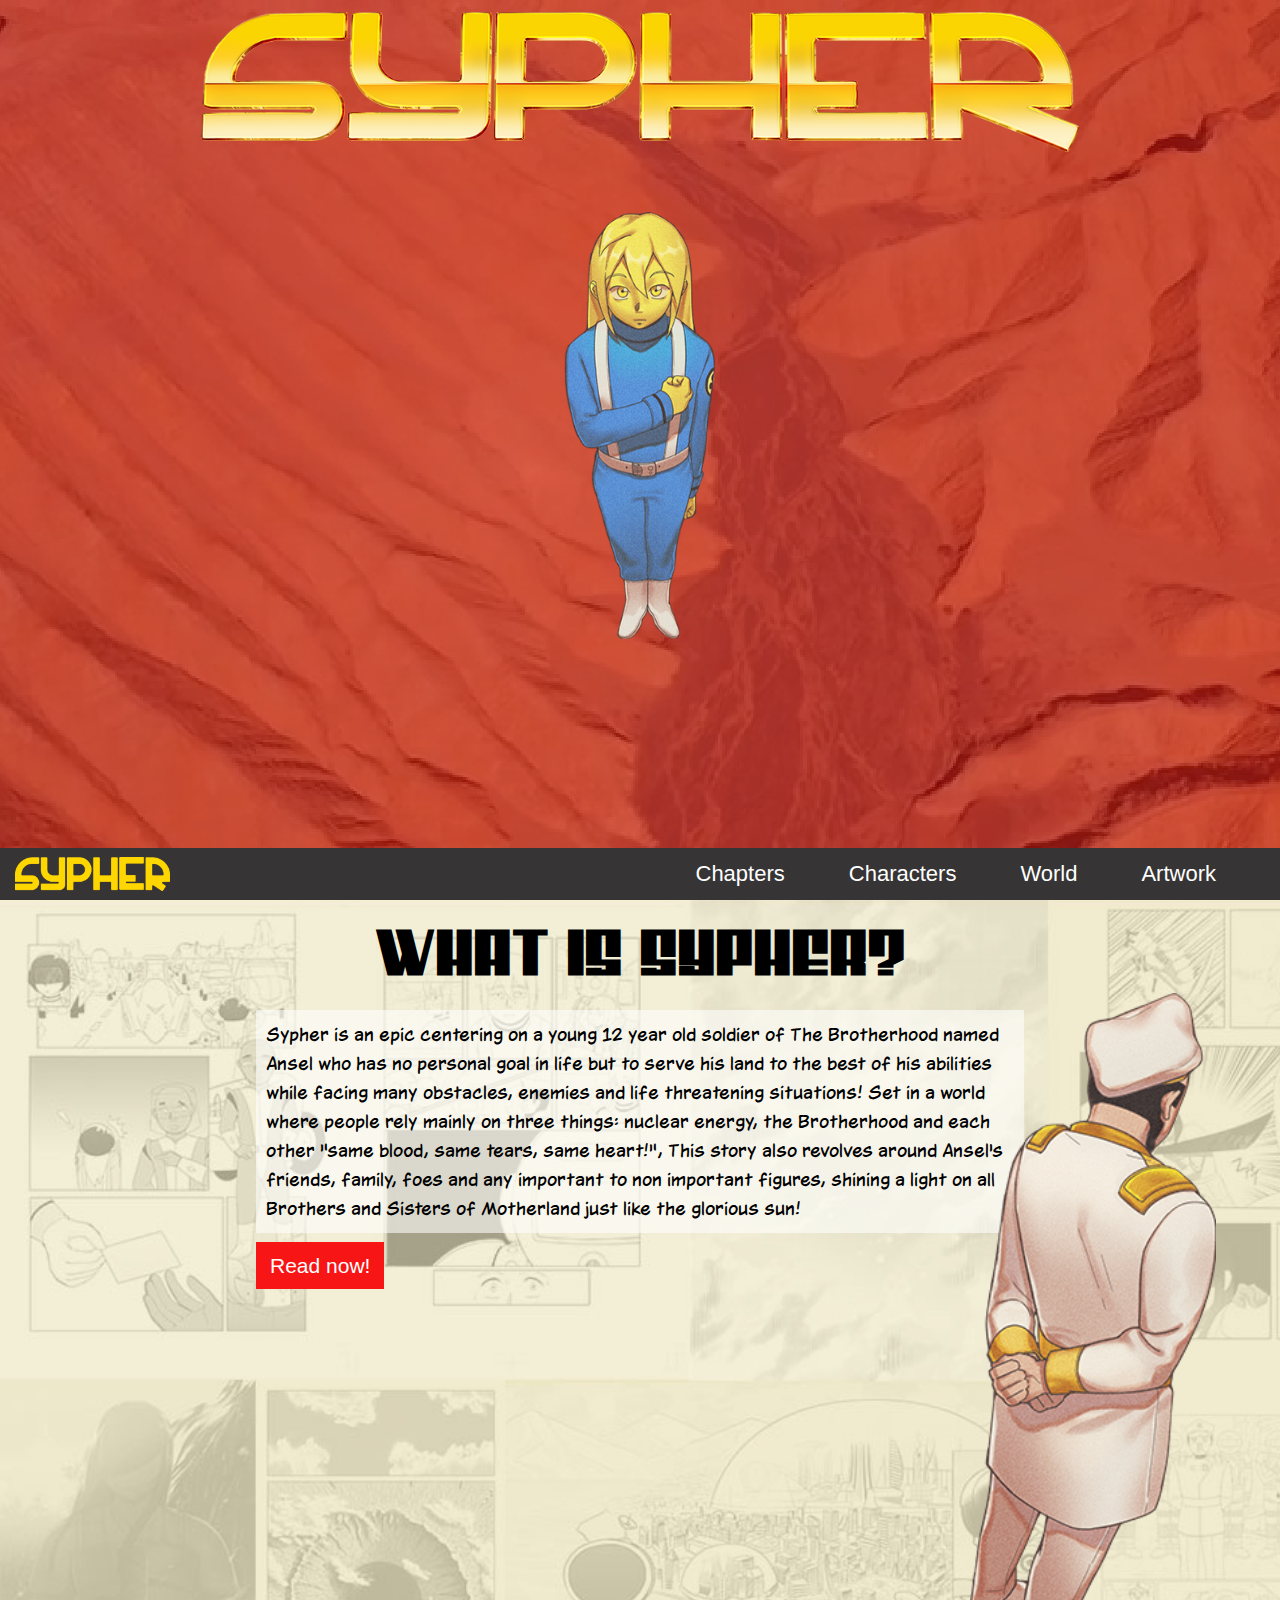
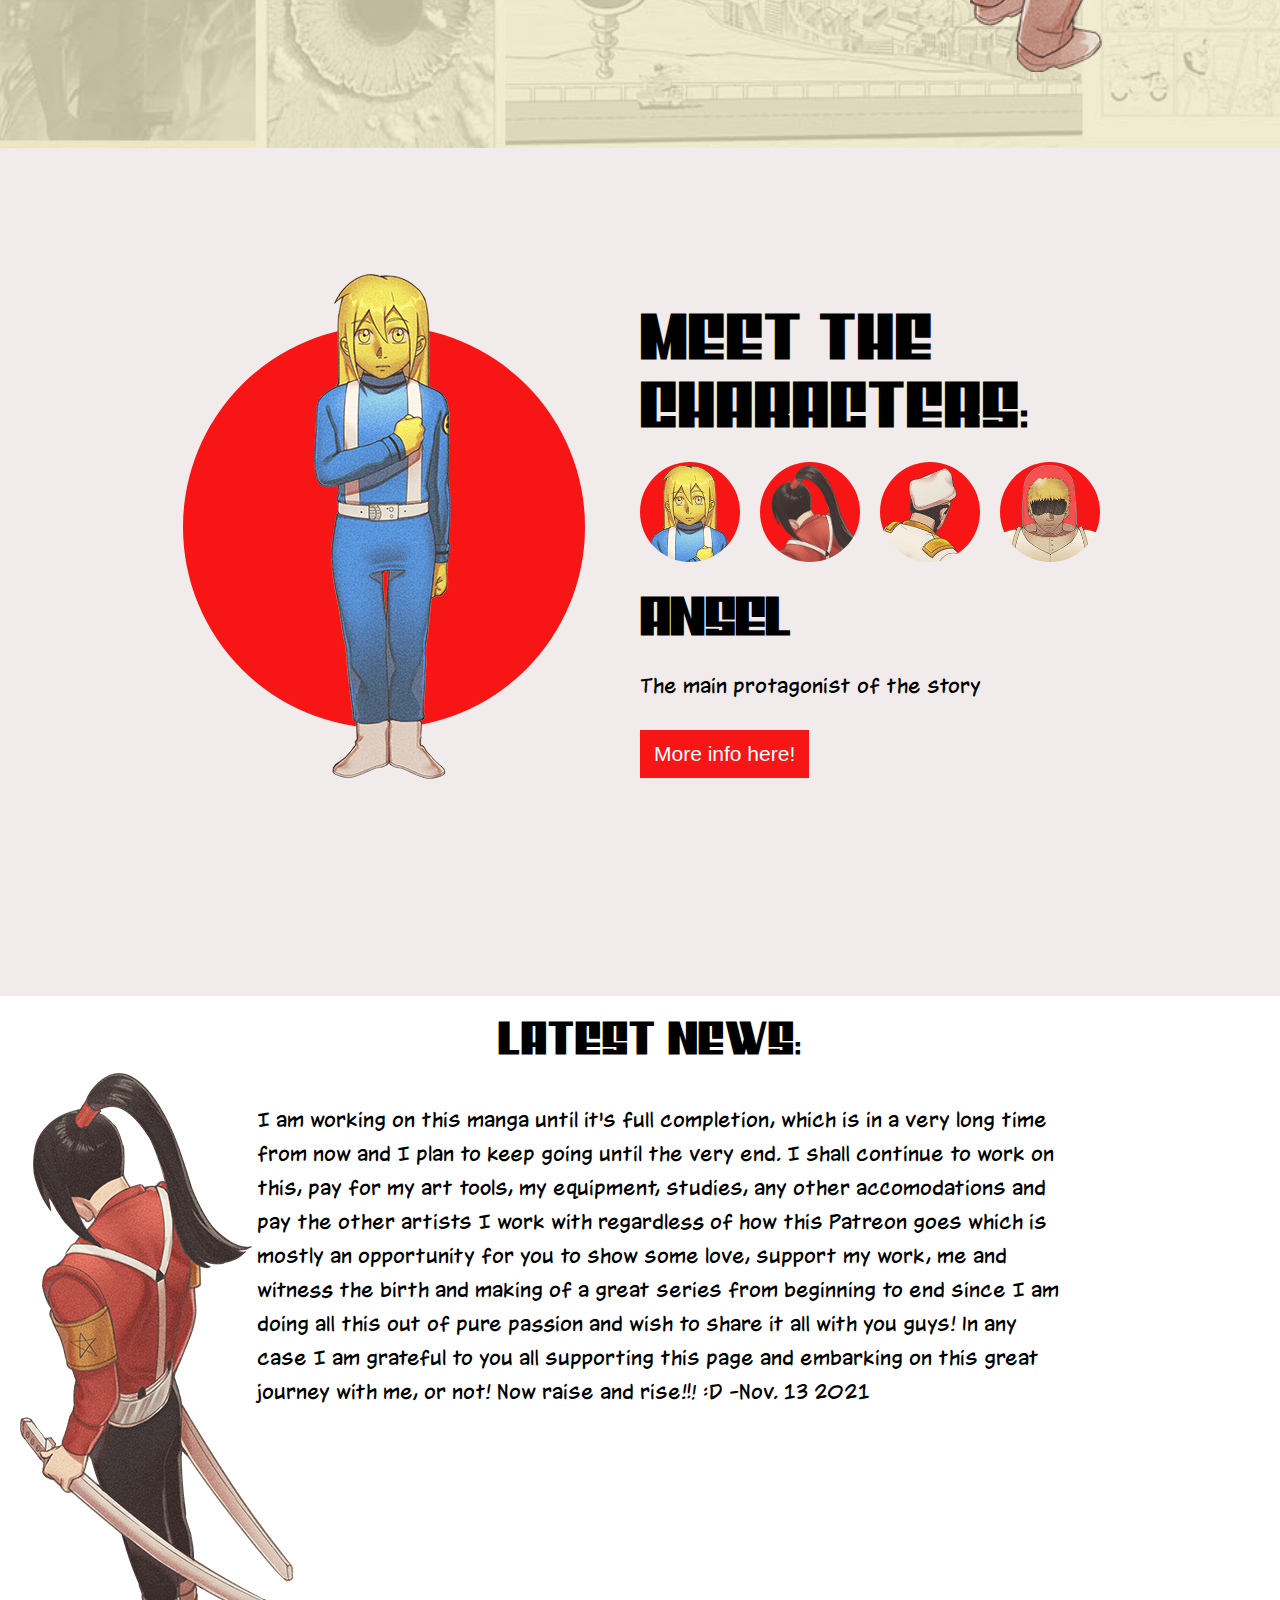
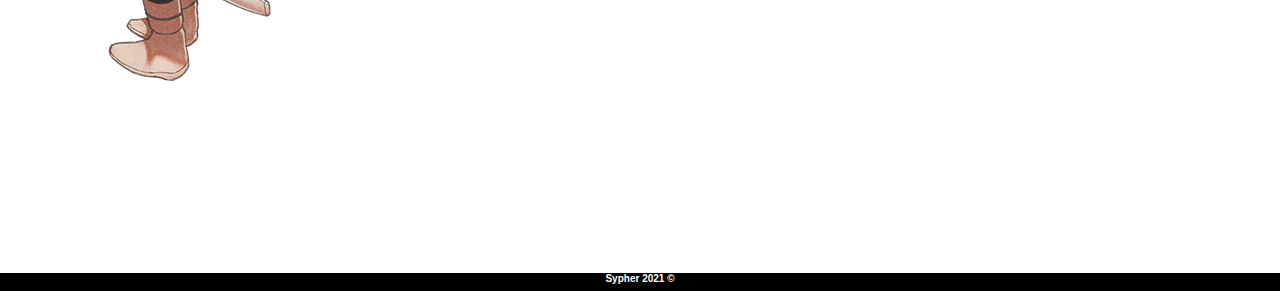
<file: index.html>
<!DOCTYPE html>
<html lang="en">

<head>
	<meta charset="UTF-8">
	<meta name="viewport" content="width=device-width, initial-scale=1.0">
	<meta http-equiv="X-UA-Compatible" content="ie=edge">
	<link rel="stylesheet" href="https://cdnjs.cloudflare.com/ajax/libs/font-awesome/6.0.0-beta2/css/all.min.css"
		integrity="sha512-YWzhKL2whUzgiheMoBFwW8CKV4qpHQAEuvilg9FAn5VJUDwKZZxkJNuGM4XkWuk94WCrrwslk8yWNGmY1EduTA=="
		crossorigin="anonymous" referrerpolicy="no-referrer" />
	<link rel="stylesheet" href="./css/style.css">
	<title>Sypher</title>
</head>

<body class="home">
	<section class="row sec1">
		<video class="background-video" autoplay muted loop>
			<source src="./videos/desert02.mp4" type="video/mp4">
		</video>
		<div><img class="title-logo" src="./images/title.png" alt="title"></div>
		<div class="OC01-container"><img src="./images/OC5.png" alt="OC01"></div>
	</section>
	<div class=navbar>
		<a href="./index.html">
			<img class="logo" src="./images/logo.png" alt="logo" />
		</a>
		<a class="navlinks" href="./pages/chapters.html">Chapters</a>
		<a class="navlinks" href="./pages/characters.html">Characters</a>
		<a class="navlinks" href="./pages/world.html">World</a>
		<a class="navlinks" href="./pages/artwork.html">Artwork</a>

		<button id="mobile-menu-button" class="menu">
			<i class="fas fa-bars"></i>
		</button>
		<div id="mobile-menu" class="mobile-menu">
			<a class="navlinks-mobile" href="./pages/chapters.html">Chapters</a>
			<a class="navlinks-mobile" href="./pages/characters.html">Characters</a>
			<a class="navlinks-mobile" href="./pages/world.html">World</a>
			<a class="navlinks-mobile" href="./artwork.html">Artwork</a>

		</div>
	</div>
	<section class="row sec2">
		<div class="text-section">
			<h2>What is Sypher?</h2>
			<p>Sypher is an epic centering on a young 12 year old soldier of The Brotherhood named Ansel who has no
				personal
				goal in life but to serve his land to the best of his abilities while facing many obstacles, enemies and
				life
				threatening situations! Set in a world where people rely mainly on three things: nuclear energy, the
				Brotherhood
				and each other "same blood, same tears, same heart!", This story also revolves around Ansel's friends,
				family,
				foes and any important to non important figures, shining a light on all Brothers and Sisters of
				Motherland just
				like the glorious sun!</p>
			<a class="cta" href="./pages/chapters.html">Read now!</a>
		</div>
		<img src="./images/OC03.png" alt="OC03">
	</section>
	<section class="row sec3">
		<h2>Meet the characters:</h2>
		<div class="d-flex">
			<div class="chara-display">
				<div class="">
					<img id="chara-display-image" src="./images/OC01_2.png" alt="OC01_2">
				</div>
			</div>
			<div class="chara-desc">
				<h2>Meet the characters:</h2>
				<div class="caroussel">
					<div class="chara-bubble"></div>
					<div class="chara-bubble"></div>
					<div class="chara-bubble"></div>
					<div class="chara-bubble"></div>
				</div>
				<div class="chara-text-box">
					<h3 id="character-name">Ansel</h3>
					<p id="home-chara-desc">The main protagonist of the story</p>
				</div>
				<a href="./pages/characters.html" class="cta">More info here!</a>
			</div>
		</div>

	</section>
	<section class="row sec4">
		<h2>Latest News:</h2>
		<div class="content">

			<div class="description">
				<p>I am working on this manga until it's full completion, which is in a very long time from now and I
					plan to
					keep going until the very end. I shall continue to work on this, pay for my art tools, my equipment,
					studies,
					any other accomodations and pay the other artists I work with regardless of how this Patreon goes
					which is
					mostly an opportunity for you to show some love, support my work, me and witness the birth and
					making of a
					great series from beginning to end since I am doing all this out of pure passion and wish to share
					it all with
					you guys! In any case I am grateful to you all supporting this page and embarking on this great
					journey with me,
					or not! Now raise and rise!!! :D
					-Nov. 13 2021</p>
			</div>

			<!-- <div class="news-feed">
				<span class="title">Latest info</span>
				<div class="news">
					<span class="date">04-11-21</span>
					<p class="message">New page!!</p>
					<img src="./images/city.jpg" alt="">
				</div>
				<div class="news">
					<span class="date">04-11-21</span>
					<p class="message"></p>
				</div>
				<div class="news">
					<span class="date">04-11-21</span>
					<p class="message"></p>
					<img src="./images/vehicle.jpg" alt="">
				</div>
				<div class="news">
					<span class="date">04-11-21</span>
					<p class="message"></p>
				</div>
			</div> -->
		</div>
		<img src="./images/OC02.png" alt="OC02">


	</section>

	<footer>
		<div class="footer">
			<span>Sypher 2021 &copy;</span>
		</div>
	</footer>
	<script src="./javascript/script.js"></script>

</body>

</html>
</file>
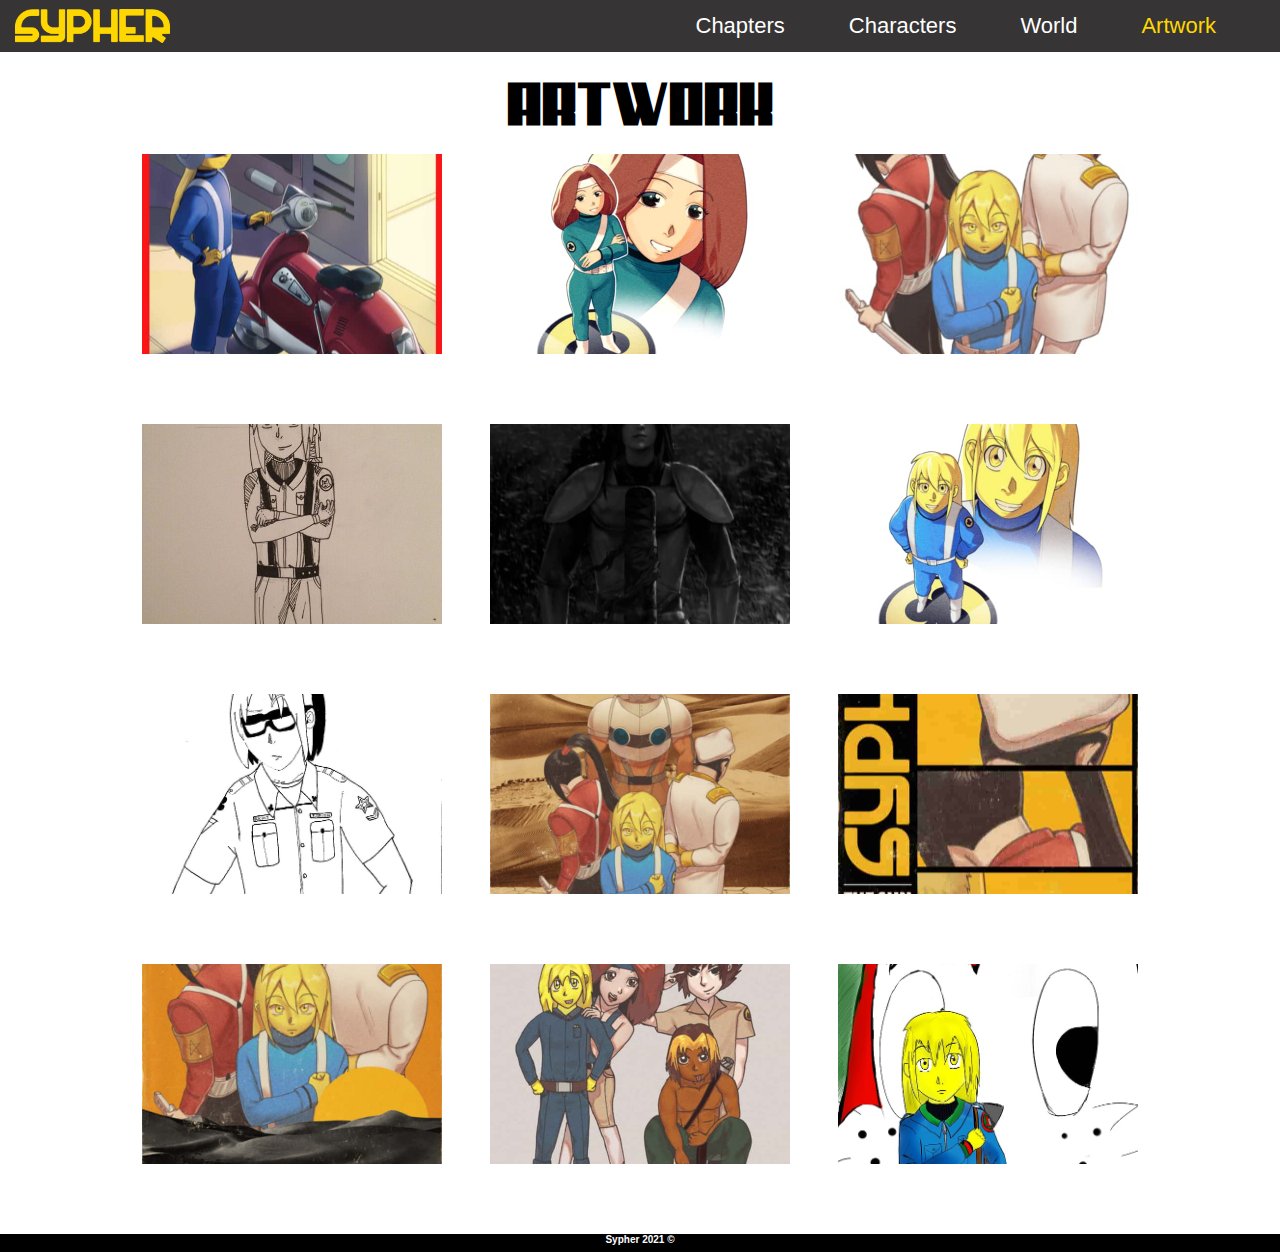
<file: pages/artwork.html>
<!DOCTYPE html>
<html lang="en">

<head>
    <meta charset="UTF-8">
    <meta http-equiv="X-UA-Compatible" content="IE=edge">
    <meta name="viewport" content="width=device-width, initial-scale=1.0">
    <link rel="stylesheet" href="https://cdnjs.cloudflare.com/ajax/libs/font-awesome/6.0.0-beta2/css/all.min.css"
        integrity="sha512-YWzhKL2whUzgiheMoBFwW8CKV4qpHQAEuvilg9FAn5VJUDwKZZxkJNuGM4XkWuk94WCrrwslk8yWNGmY1EduTA=="
        crossorigin="anonymous" referrerpolicy="no-referrer" />
    <!-- Link Swiper's CSS -->
    <link rel="stylesheet" href="https://unpkg.com/swiper/swiper-bundle.min.css" />
    <link rel="stylesheet" href="../css/style.css">
    <title>Artwork</title>
</head>

<body  class="artwork-page">
    <header>
        <div class=navbar>
            <a href="../index.html">
                <img class="logo" src="../images/logo.png" alt="logo" />
            </a>
            <a class="navlinks" href="./chapters.html">Chapters</a>
            <a class="navlinks" href="./characters.html">Characters</a>
            <a class="navlinks" href="./world.html">World</a>
            <a class="navlinks active" href="">Artwork</a>
            <button id="mobile-menu-button" class="menu">
                <i class="fas fa-bars"></i>
            </button>
            <div id="mobile-menu" class="mobile-menu">
                <a class="navlinks-mobile" href="./chapters.html">Chapters</a>
                <a class="navlinks-mobile" href="./characters.html">Characters</a>
                <a class="navlinks-mobile" href="./world.html">World</a>
                <a class="navlinks-mobile active" href="">Artwork</a>
            </div>
        </div>
    </header>
    <main>
        <h1> Artwork </h1>
        <section>
            <div class="d-flex image-row">
                <div class="image-card"><img src="../images/artwork/Colored_Illustred.jpg" alt=""></div>
                <div class="image-card"><img src="../images/artwork/chara05.jpg" alt=""></div>
                <div class="image-card"><img src="../images/artwork/COVER02trans.jpg" alt=""></div>
                <div class="image-card"><img src="../images/artwork/IMG_0874.JPG" alt=""></div>
                <div class="image-card"><img src="../images/artwork/IolelBW.jpg" alt=""></div>
                <div class="image-card"><img src="../images/artwork/OC2.jpg" alt=""></div>
                <div class="image-card"><img src="../images/artwork/Rising sun art4 004.jpg" alt=""></div>
                <div class="image-card"><img src="../images/artwork/sypher_draft1.jpg" alt=""></div>
                <div class="image-card"><img src="../images/artwork/sypher_draft2.jpg" alt=""></div>
                <div class="image-card"><img src="../images/artwork/sypher_final_alt.jpg" alt=""></div>
                <div class="image-card"><img src="../images/artwork/TEST 1.4FINAL.jpg" alt=""></div>
                <div class="image-card"><img src="../images/artwork/Ansel_blue.jpg" alt=""></div>
            </div>
        </section>

        <div class="swiper-overlay">
            <!-- Swiper -->
            <div class="swiper-close-button">

                <i class="far fa-window-close"></i>
            </div>

            <div style="--swiper-navigation-color: rgb(0, 0, 0); --swiper-pagination-color: #fff"
                class="swiper mySwiper">

                <div class="swiper-wrapper">
                    <div class="swiper-slide">
                        <!-- Required swiper-lazy class and image source specified in data-src attribute -->
                        <img data-src="../images/artwork/Colored_Illustred.jpg"
                            data-srcset="../images/artwork/ori/Colored_Illustred.jpg" class="swiper-lazy" />
                        <!-- Preloader image -->
                        <div class="swiper-lazy-preloader swiper-lazy-preloader-white"></div>
                    </div>
                    <div class="swiper-slide">
                        <!-- Required swiper-lazy class and image source specified in data-src attribute -->
                        <img data-src="../images/artwork/chara05.jpg" data-srcset="../images/artwork/ori/chara05.jpg"
                            class="swiper-lazy" />

                        <!-- Preloader image -->
                        <div class="swiper-lazy-preloader swiper-lazy-preloader-white"></div>
                    </div>
                    <div class="swiper-slide">
                        <!-- Required swiper-lazy class and image source specified in data-src attribute -->
                        <img data-src="../images/artwork/COVER02trans.jpg"
                            data-srcset="../images/artwork/ori/COVER02trans.jpg" class="swiper-lazy" />
                        <!-- Preloader image -->
                        <div class="swiper-lazy-preloader swiper-lazy-preloader-white"></div>
                    </div>
                    <div class="swiper-slide">
                        <!-- Required swiper-lazy class and image source specified in data-src attribute -->
                        <img data-src="../images/artwork/IMG_0874.JPG" class="swiper-lazy" />
                        <!-- Preloader image -->
                        <div class="swiper-lazy-preloader swiper-lazy-preloader-white"></div>
                    </div>
                    <div class="swiper-slide">
                        <!-- Required swiper-lazy class and image source specified in data-src attribute -->
                        <img data-src="../images/artwork/IolelBW.jpg" class="swiper-lazy" />
                        <!-- Preloader image -->
                        <div class="swiper-lazy-preloader swiper-lazy-preloader-white"></div>
                    </div>
                    <div class="swiper-slide">
                        <!-- Required swiper-lazy class and image source specified in data-src attribute -->
                        <img data-src="../images/artwork/OC2.jpg" data-srcset="../images/artwork/ori/OC2.jpg"
                            class="swiper-lazy" />
                        <!-- Preloader image -->
                        <div class="swiper-lazy-preloader swiper-lazy-preloader-white"></div>
                    </div>
                    <div class="swiper-slide">
                        <!-- Required swiper-lazy class and image source specified in data-src attribute -->
                        <img data-src="../images/artwork/Rising sun art4 004.jpg" class="swiper-lazy" />
                        <!-- Preloader image -->
                        <div class="swiper-lazy-preloader swiper-lazy-preloader-white"></div>
                    </div>
                    <div class="swiper-slide">
                        <!-- Required swiper-lazy class and image source specified in data-src attribute -->
                        <img data-src="../images/artwork/sypher_draft1.jpg" class="swiper-lazy" />
                        <!-- Preloader image -->
                        <div class="swiper-lazy-preloader swiper-lazy-preloader-white"></div>
                    </div>
                    <div class="swiper-slide">
                        <!-- Required swiper-lazy class and image source specified in data-src attribute -->
                        <img data-src="../images/artwork/sypher_draft2.jpg"
                            data-srcset="../images/artwork/ori/sypher_draft2.jpg" class="swiper-lazy" />
                        <!-- Preloader image -->
                        <div class="swiper-lazy-preloader swiper-lazy-preloader-white"></div>
                    </div>
                    <div class="swiper-slide">
                        <!-- Required swiper-lazy class and image source specified in data-src attribute -->
                        <img data-src="../images/artwork/sypher_final_alt.jpg" class="swiper-lazy" />
                        <!-- Preloader image -->
                        <div class="swiper-lazy-preloader swiper-lazy-preloader-white"></div>
                    </div>
                    <div class="swiper-slide">
                        <!-- Required swiper-lazy class and image source specified in data-src attribute -->
                        <img data-src="../images/artwork/TEST 1.4FINAL.jpg"
                            data-srcset="../images/artwork/ori/TEST1.4FINAL.jpg" class="swiper-lazy" />
                        <!-- Preloader image -->
                        <div class="swiper-lazy-preloader swiper-lazy-preloader-white"></div>
                    </div>
                    <div class="swiper-slide">
                        <!-- Required swiper-lazy class and image source specified in data-src attribute -->
                        <img data-src="../images/artwork/Ansel_blue.jpg" class="swiper-lazy" />
                        <!-- Preloader image -->
                        <div class="swiper-lazy-preloader swiper-lazy-preloader-white"></div>
                    </div>
                </div>
                <div class="swiper-button-next"></div>
                <div class="swiper-button-prev"></div>
            </div>
        </div>
    </main>

    <footer>
        <div class="footer">
            <span>Sypher 2021 &copy;</span>
        </div>
    </footer>
    <script src="../javascript/script.js"></script>
    <!-- Swiper JS -->
    <script src="https://unpkg.com/swiper/swiper-bundle.min.js"></script>
    <script src="../javascript/swiper.js"></script>


</body>

</html>
</file>
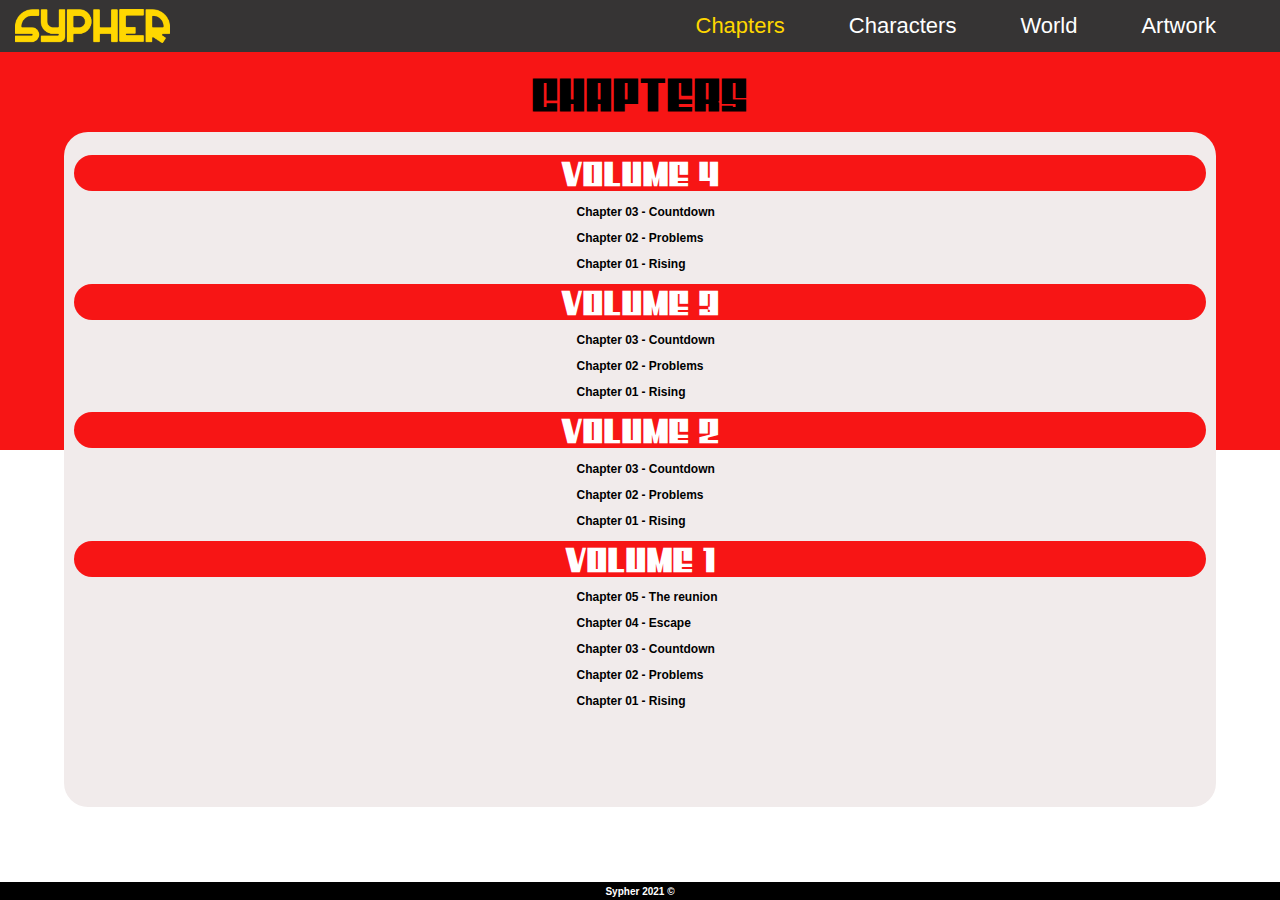
<file: pages/chapters.html>
<!DOCTYPE html>
<html lang="en">

<head>
	<meta charset="UTF-8">
	<meta http-equiv="X-UA-Compatible" content="IE=edge">
	<meta name="viewport" content="width=device-width, initial-scale=1.0">
	<link rel="stylesheet" href="https://cdnjs.cloudflare.com/ajax/libs/font-awesome/6.0.0-beta2/css/all.min.css"
		integrity="sha512-YWzhKL2whUzgiheMoBFwW8CKV4qpHQAEuvilg9FAn5VJUDwKZZxkJNuGM4XkWuk94WCrrwslk8yWNGmY1EduTA=="
		crossorigin="anonymous" referrerpolicy="no-referrer" />
	<link rel="stylesheet" href="../css/style.css">
	<title>Chapters</title>
</head>

<body class="chapters">
	<header>
		<div class=navbar>
			<a href="../index.html">
				<img class="logo" src="../images/logo.png" alt="logo" />
			</a>
			<a class="navlinks active" href="">Chapters</a>
			<a class="navlinks" href="./characters.html">Characters</a>
			<a class="navlinks" href="./world.html">World</a>
			<a class="navlinks" href="./artwork.html">Artwork</a>

			<button id="mobile-menu-button" class="menu">
				<i class="fas fa-bars"></i>
			</button>
			<div id="mobile-menu" class="mobile-menu">
				<a class="navlinks-mobile active" href="">Chapters</a>
				<a class="navlinks-mobile" href="./characters.html">Characters</a>
				<a class="navlinks-mobile" href="./world.html">World</a>
			<a class="navlinks-mobile" href="./artwork.html">Artwork</a>

			</div>
		</div>
	</header>
	<main>
		<div class="background-top-red"> </div>
		<div class="block">
			<h1>
				Chapters
			</h1>
			<div class="container">
				<div class="volume">
					<h2 class="volume-title">
						Volume 4
					</h2>
					<a href="./chapter/page.html" class="chapter-link">
						<span class="chapter-number">Chapter 03 </span>
						<span class="chapter-title"> - Countdown </span>
					</a>
					<a href="" class="chapter-link">
						<span class="chapter-number">Chapter 02 </span>
						<span class="chapter-title"> - Problems</span>
					</a>
					<a href="" class="chapter-link">
						<span class="chapter-number">Chapter 01 </span>
						<span class="chapter-title"> - Rising</span>
					</a>
				</div>
				<div class="volume">
					<h2 class="volume-title">
						Volume 3
					</h2>
					<a href="" class="chapter-link">
						<span class="chapter-number">Chapter 03 </span>
						<span class="chapter-title"> - Countdown </span>
					</a>
					<a href="" class="chapter-link">
						<span class="chapter-number">Chapter 02 </span>
						<span class="chapter-title"> - Problems</span>
					</a>
					<a href="" class="chapter-link">
						<span class="chapter-number">Chapter 01 </span>
						<span class="chapter-title"> - Rising</span>
					</a>
				</div>
				<div class="volume">
					<h2 class="volume-title">
						Volume 2
					</h2>
					<a href="" class="chapter-link">
						<span class="chapter-number">Chapter 03 </span>
						<span class="chapter-title"> - Countdown </span>
					</a>
					<a href="" class="chapter-link">
						<span class="chapter-number">Chapter 02 </span>
						<span class="chapter-title"> - Problems</span>
					</a>
					<a href="" class="chapter-link">
						<span class="chapter-number">Chapter 01 </span>
						<span class="chapter-title"> - Rising</span>
					</a>
				</div>
				<div class="volume">
					<h2 class="volume-title">
						Volume 1
					</h2>
					<a href="" class="chapter-link">
						<span class="chapter-number">Chapter 05 </span>
						<span class="chapter-title"> - The reunion </span>
					</a>
					<a href="" class="chapter-link">
						<span class="chapter-number">Chapter 04 </span>
						<span class="chapter-title"> - Escape </span>
					</a>
					<a href="" class="chapter-link">
						<span class="chapter-number">Chapter 03 </span>
						<span class="chapter-title"> - Countdown </span>
					</a>
					<a href="" class="chapter-link">
						<span class="chapter-number">Chapter 02 </span>
						<span class="chapter-title"> - Problems</span>
					</a>
					<a href="" class="chapter-link">
						<span class="chapter-number">Chapter 01 </span>
						<span class="chapter-title"> - Rising</span>
					</a>
				</div>

			</div>
		</div>
		</div>
	</main>
	<footer>
		<div class="footer">
			<span>Sypher 2021 &copy;</span>
		</div>
	</footer>
	<script src="../javascript/script.js"></script>

</body>

</html>
</file>
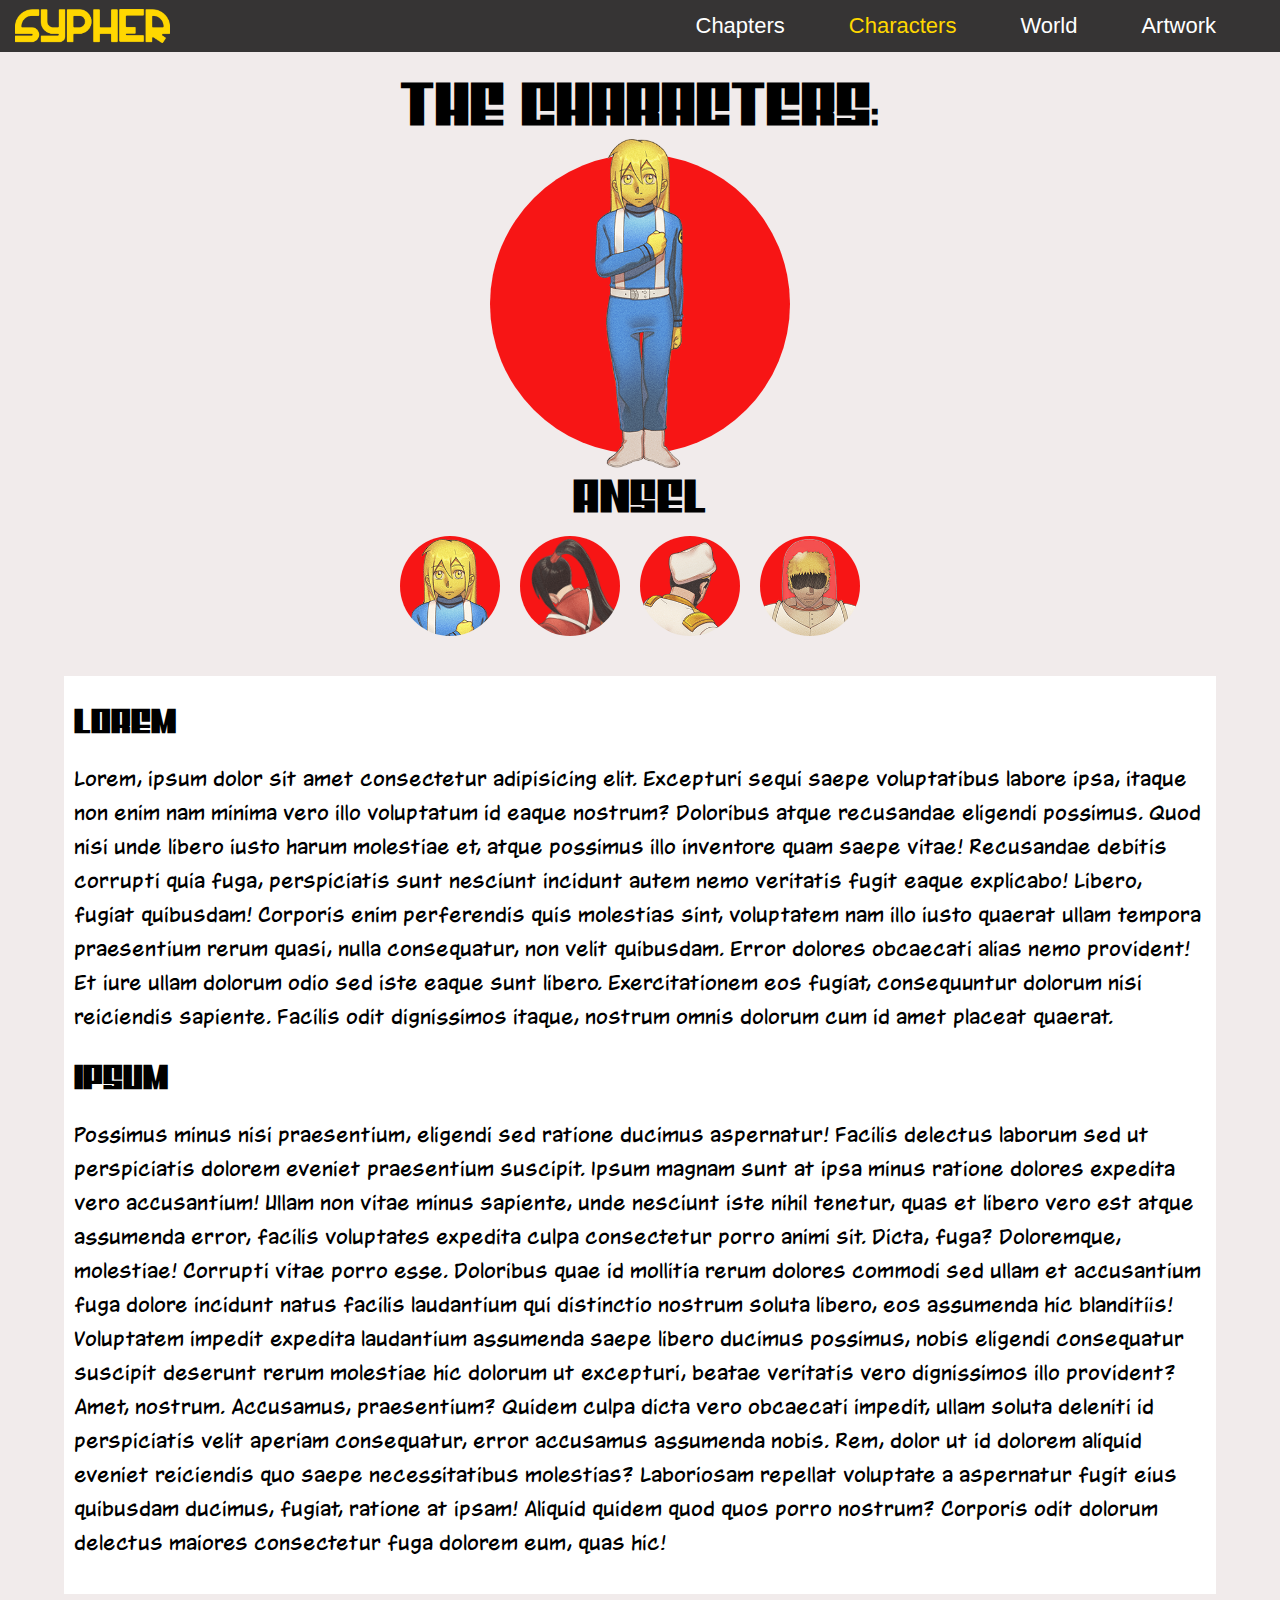
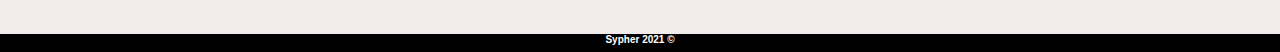
<file: pages/characters.html>
<!DOCTYPE html>
<html lang="en">

<head>
	<meta charset="UTF-8">
	<meta http-equiv="X-UA-Compatible" content="IE=edge">
	<meta name="viewport" content="width=device-width, initial-scale=1.0">
	<link rel="stylesheet" href="https://cdnjs.cloudflare.com/ajax/libs/font-awesome/6.0.0-beta2/css/all.min.css"
		integrity="sha512-YWzhKL2whUzgiheMoBFwW8CKV4qpHQAEuvilg9FAn5VJUDwKZZxkJNuGM4XkWuk94WCrrwslk8yWNGmY1EduTA=="
		crossorigin="anonymous" referrerpolicy="no-referrer" />
	<link rel="stylesheet" href="../css/style.css">
	<title>Characters</title>
</head>

<body class="characters-page">
	<header>
		<div class=navbar>
			<a href="../index.html">
				<img class="logo" src="../images/logo.png" alt="logo" />
			</a>
			<a class="navlinks" href="./chapters.html">Chapters</a>
			<a class="navlinks active" href="">Characters</a>
			<a class="navlinks" href="./world.html">World</a>
			<a class="navlinks" href="./artwork.html">Artwork</a>


			<button id="mobile-menu-button" class="menu">
				<i class="fas fa-bars"></i>
			</button>
			<div id="mobile-menu" class="mobile-menu">
				<a class="navlinks-mobile" href="./chapters.html">Chapters</a>
				<a class="navlinks-mobile active" href="">Characters</a>
				<a class="navlinks-mobile" href="./world.html">World</a>
			<a class="navlinks-mobile" href="./artwork.html">Artwork</a>

			</div>
		</div>
	</header>

	<main>
		<h1>The Characters:</h1>
		<div class="chara-display">
			<div class="">
				<img id="chara-display-image" src="../images/OC01_2.png" alt="OC01_2">
			</div>
		</div>
		<h2 id="character-name">Ansel </h2>
		<div class="description chara-desc">
			<div class="caroussel">
				<div class="chara-bubble"></div>
				<div class="chara-bubble"></div>
				<div class="chara-bubble"></div>
				<div class="chara-bubble"></div>
			</div>

			<div class="text-section">

				<h3> Lorem </h3>
				<p id="chara-description">
					Lorem, ipsum dolor sit amet consectetur adipisicing elit. Excepturi sequi saepe voluptatibus labore
					ipsa, itaque non enim nam minima vero illo voluptatum id eaque nostrum? Doloribus atque recusandae
					eligendi possimus.
					Quod nisi unde libero iusto harum molestiae et, atque possimus illo inventore quam saepe vitae!
					Recusandae debitis corrupti quia fuga, perspiciatis sunt nesciunt incidunt autem nemo veritatis
					fugit
					eaque explicabo!
					Libero, fugiat quibusdam! Corporis enim perferendis quis molestias sint, voluptatem nam illo iusto
					quaerat ullam tempora praesentium rerum quasi, nulla consequatur, non velit quibusdam. Error dolores
					obcaecati alias nemo provident!
					Et iure ullam dolorum odio sed iste eaque sunt libero. Exercitationem eos fugiat, consequuntur
					dolorum
					nisi reiciendis sapiente. Facilis odit dignissimos itaque, nostrum omnis dolorum cum id amet placeat
					quaerat.

				</p>
				<h3>Ipsum</h3>
				<p>
					Possimus minus nisi praesentium, eligendi sed ratione ducimus aspernatur! Facilis delectus laborum
					sed
					ut perspiciatis dolorem eveniet praesentium suscipit. Ipsum magnam sunt at ipsa minus ratione
					dolores
					expedita vero accusantium!
					Ullam non vitae minus sapiente, unde nesciunt iste nihil tenetur, quas et libero vero est atque
					assumenda error, facilis voluptates expedita culpa consectetur porro animi sit. Dicta, fuga?
					Doloremque,
					molestiae!
					Corrupti vitae porro esse. Doloribus quae id mollitia rerum dolores commodi sed ullam et accusantium
					fuga dolore incidunt natus facilis laudantium qui distinctio nostrum soluta libero, eos assumenda
					hic
					blanditiis!
					Voluptatem impedit expedita laudantium assumenda saepe libero ducimus possimus, nobis eligendi
					consequatur suscipit deserunt rerum molestiae hic dolorum ut excepturi, beatae veritatis vero
					dignissimos illo provident? Amet, nostrum. Accusamus, praesentium?
					Quidem culpa dicta vero obcaecati impedit, ullam soluta deleniti id perspiciatis velit aperiam
					consequatur, error accusamus assumenda nobis. Rem, dolor ut id dolorem aliquid eveniet reiciendis
					quo
					saepe necessitatibus molestias?
					Laboriosam repellat voluptate a aspernatur fugit eius quibusdam ducimus, fugiat, ratione at ipsam!
					Aliquid quidem quod quos porro nostrum? Corporis odit dolorum delectus maiores consectetur fuga
					dolorem
					eum, quas hic!
				</p>
			</div>
		</div>
		</div>

	</main>

	<footer>
		<div class="footer">
			<span>Sypher 2021 &copy;</span>
		</div>
	</footer>
	<script src="../javascript/script.js"></script>

</body>

</html>
</file>
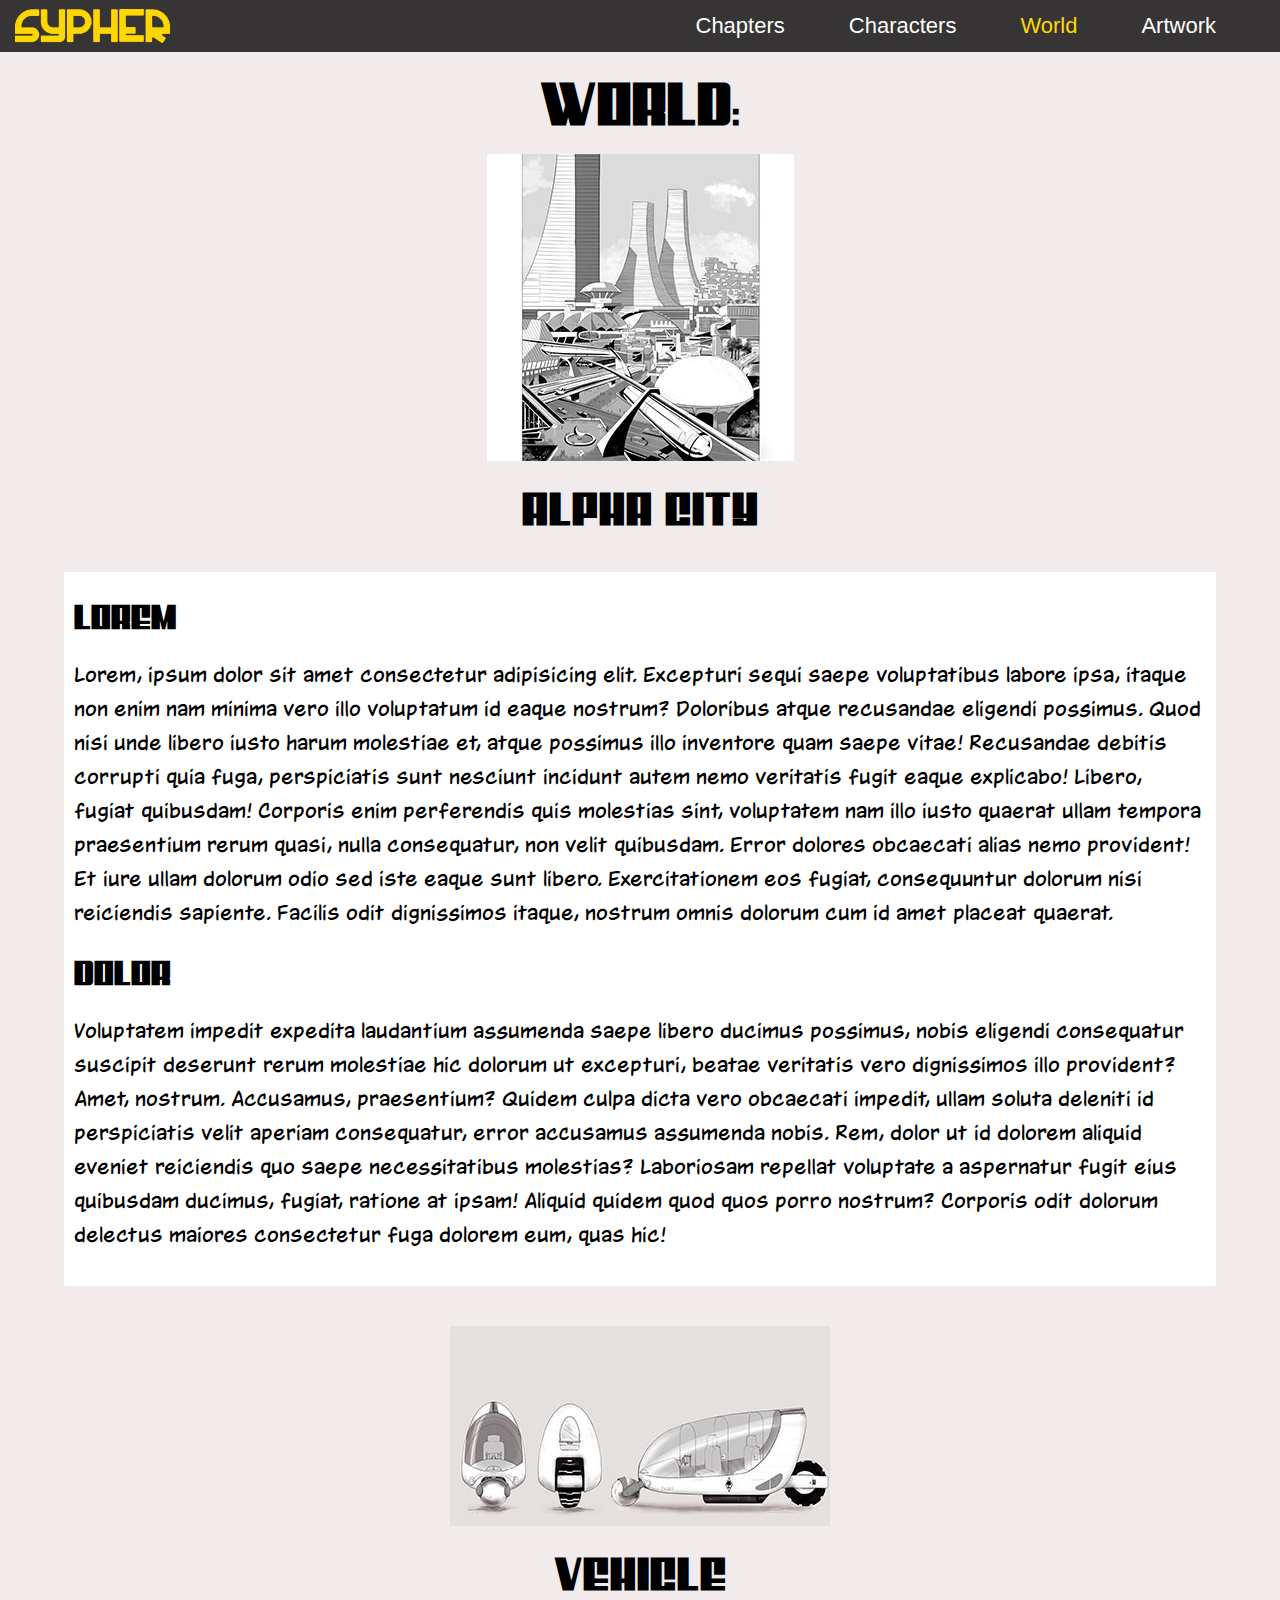
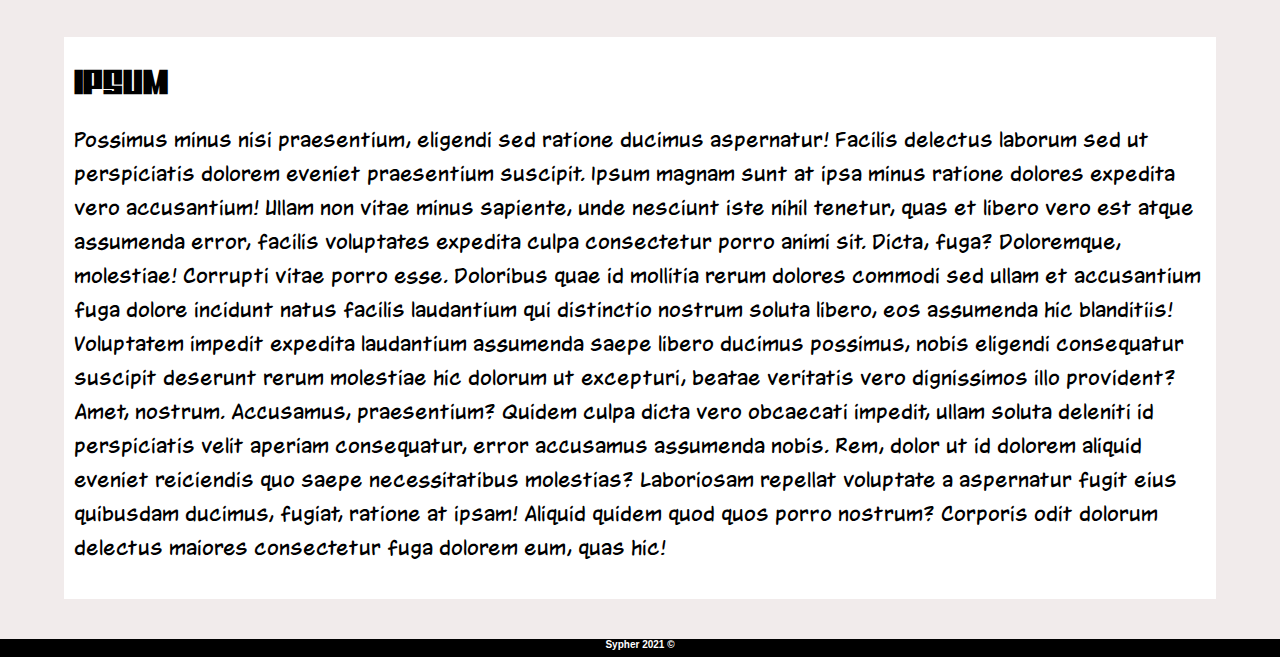
<file: pages/world.html>
<!DOCTYPE html>
<html lang="en">

<head>
	<meta charset="UTF-8">
	<meta http-equiv="X-UA-Compatible" content="IE=edge">
	<meta name="viewport" content="width=device-width, initial-scale=1.0">
	<link rel="stylesheet" href="https://cdnjs.cloudflare.com/ajax/libs/font-awesome/6.0.0-beta2/css/all.min.css"
		integrity="sha512-YWzhKL2whUzgiheMoBFwW8CKV4qpHQAEuvilg9FAn5VJUDwKZZxkJNuGM4XkWuk94WCrrwslk8yWNGmY1EduTA=="
		crossorigin="anonymous" referrerpolicy="no-referrer" />
	<link rel="stylesheet" href="../css/style.css">
	<title>World</title>
</head>

<body class="world-page">
	<header>
		<div class=navbar>
			<a href="../index.html">
				<img class="logo" src="../images/logo.png" alt="logo" />
			</a>
			<a class="navlinks" href="./chapters.html">Chapters</a>
			<a class="navlinks" href="./characters.html">Characters</a>
			<a class="navlinks active" href="">World</a>
			<a class="navlinks" href="./artwork.html">Artwork</a>
			<button id="mobile-menu-button" class="menu">
				<i class="fas fa-bars"></i>
			</button>
			<div id="mobile-menu" class="mobile-menu">
				<a class="navlinks-mobile" href="./chapters.html">Chapters</a>
				<a class="navlinks-mobile" href="">Characters</a>
				<a class="navlinks-mobile active" href="./world.html">World</a>
				<a class="navlinks-mobile" href="./artwork.html">Artwork</a>
			</div>
		</div>
	</header>

	<main>
		<h1>World:</h1>
		<div class="row">
			<img src="../images/city.jpg" alt="OC01_2">
			<h2>Alpha City</h2>
		</div>
		<div class="text-section">

			<h3> Lorem </h3>
			<p>
				Lorem, ipsum dolor sit amet consectetur adipisicing elit. Excepturi sequi saepe voluptatibus labore
				ipsa, itaque non enim nam minima vero illo voluptatum id eaque nostrum? Doloribus atque recusandae
				eligendi possimus.
				Quod nisi unde libero iusto harum molestiae et, atque possimus illo inventore quam saepe vitae!
				Recusandae debitis corrupti quia fuga, perspiciatis sunt nesciunt incidunt autem nemo veritatis
				fugit
				eaque explicabo!
				Libero, fugiat quibusdam! Corporis enim perferendis quis molestias sint, voluptatem nam illo iusto
				quaerat ullam tempora praesentium rerum quasi, nulla consequatur, non velit quibusdam. Error dolores
				obcaecati alias nemo provident!
				Et iure ullam dolorum odio sed iste eaque sunt libero. Exercitationem eos fugiat, consequuntur
				dolorum
				nisi reiciendis sapiente. Facilis odit dignissimos itaque, nostrum omnis dolorum cum id amet placeat
				quaerat.

			</p>

			<h3>Dolor</h3>
			<p>
				Voluptatem impedit expedita laudantium assumenda saepe libero ducimus possimus, nobis eligendi
				consequatur suscipit deserunt rerum molestiae hic dolorum ut excepturi, beatae veritatis vero
				dignissimos illo provident? Amet, nostrum. Accusamus, praesentium?
				Quidem culpa dicta vero obcaecati impedit, ullam soluta deleniti id perspiciatis velit aperiam
				consequatur, error accusamus assumenda nobis. Rem, dolor ut id dolorem aliquid eveniet reiciendis
				quo
				saepe necessitatibus molestias?
				Laboriosam repellat voluptate a aspernatur fugit eius quibusdam ducimus, fugiat, ratione at ipsam!
				Aliquid quidem quod quos porro nostrum? Corporis odit dolorum delectus maiores consectetur fuga
				dolorem
				eum, quas hic!
			</p>
		</div>

		<div class="row">
			<img src="../images/vehicle.jpg" alt="OC01_2">
			<h2>Vehicle</h2>
		</div>
		<div class="text-section">
			<h3>Ipsum</h3>
			<p>
				Possimus minus nisi praesentium, eligendi sed ratione ducimus aspernatur! Facilis delectus laborum
				sed
				ut perspiciatis dolorem eveniet praesentium suscipit. Ipsum magnam sunt at ipsa minus ratione
				dolores
				expedita vero accusantium!
				Ullam non vitae minus sapiente, unde nesciunt iste nihil tenetur, quas et libero vero est atque
				assumenda error, facilis voluptates expedita culpa consectetur porro animi sit. Dicta, fuga?
				Doloremque,
				molestiae!
				Corrupti vitae porro esse. Doloribus quae id mollitia rerum dolores commodi sed ullam et accusantium
				fuga dolore incidunt natus facilis laudantium qui distinctio nostrum soluta libero, eos assumenda
				hic
				blanditiis!
				Voluptatem impedit expedita laudantium assumenda saepe libero ducimus possimus, nobis eligendi
				consequatur suscipit deserunt rerum molestiae hic dolorum ut excepturi, beatae veritatis vero
				dignissimos illo provident? Amet, nostrum. Accusamus, praesentium?
				Quidem culpa dicta vero obcaecati impedit, ullam soluta deleniti id perspiciatis velit aperiam
				consequatur, error accusamus assumenda nobis. Rem, dolor ut id dolorem aliquid eveniet reiciendis
				quo
				saepe necessitatibus molestias?
				Laboriosam repellat voluptate a aspernatur fugit eius quibusdam ducimus, fugiat, ratione at ipsam!
				Aliquid quidem quod quos porro nostrum? Corporis odit dolorum delectus maiores consectetur fuga
				dolorem
				eum, quas hic!
			</p>
		</div>
		</div>

	</main>

	<footer>
		<div class="footer">
			<span>Sypher 2021 &copy;</span>
		</div>
	</footer>
	<script src="../javascript/script.js"></script>
</body>

</html>
</file>
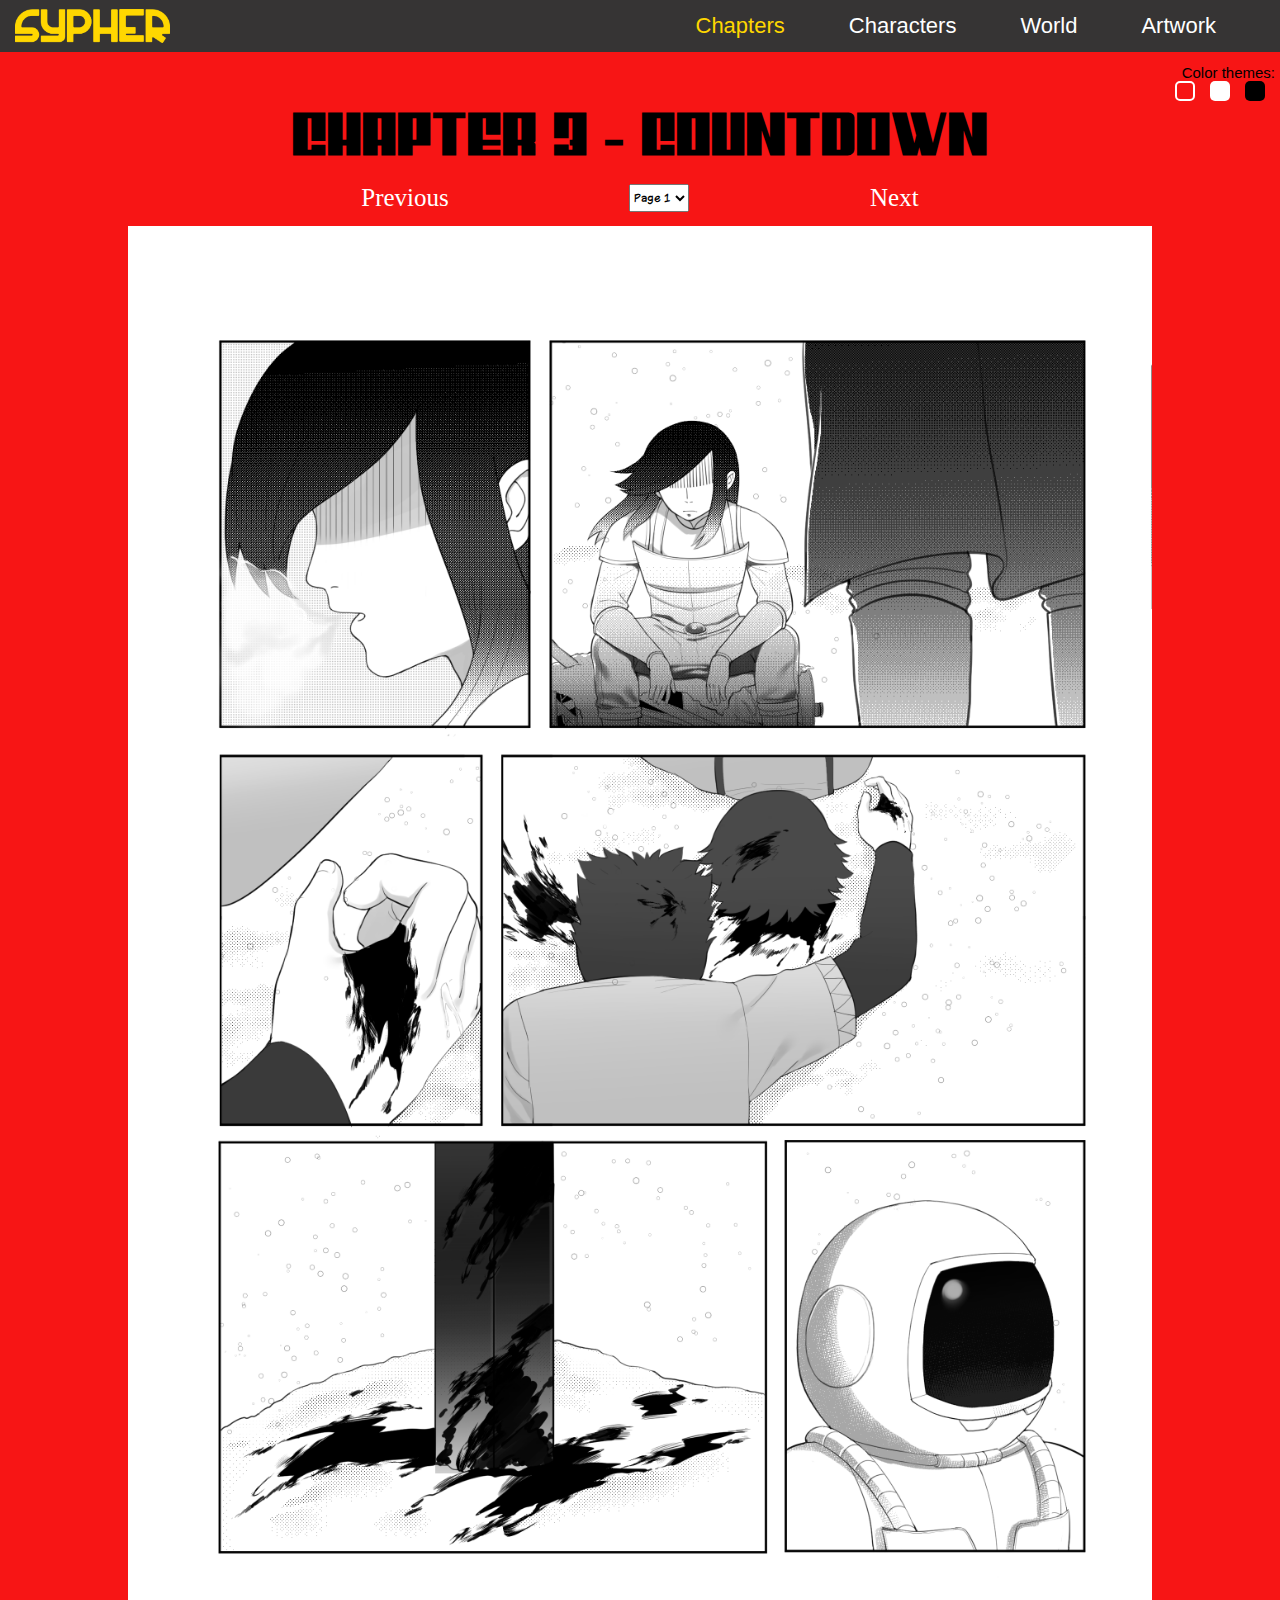
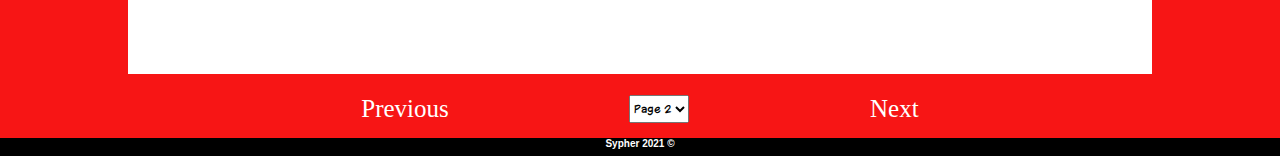
<file: pages/chapter/page2.html>
<!DOCTYPE html>
<html lang="en">

<head>
	<meta charset="UTF-8">
	<meta http-equiv="X-UA-Compatible" content="IE=edge">
	<meta name="viewport" content="width=device-width, initial-scale=1.0">
	<link rel="stylesheet" href="https://cdnjs.cloudflare.com/ajax/libs/font-awesome/6.0.0-beta2/css/all.min.css"
		integrity="sha512-YWzhKL2whUzgiheMoBFwW8CKV4qpHQAEuvilg9FAn5VJUDwKZZxkJNuGM4XkWuk94WCrrwslk8yWNGmY1EduTA=="
		crossorigin="anonymous" referrerpolicy="no-referrer" />
	<link rel="stylesheet" href="../../css/transition.css">
	<link rel="stylesheet" href="../../css/style.css">
	<title>Manga vol.1</title>
</head>

<body class="chapter-page">
	<header>
		<div class=navbar>
			<a href=../../index.html>
				<img class="logo" src="../../images/logo.png" alt="logo" />
			</a>
			<a class="navlinks active" href="../chapters.html">Chapters</a>
			<a class="navlinks" href="../characters.html">Characters</a>
			<a class="navlinks" href="../world.html">World</a>
			<a class="navlinks" href="../artwork.html">Artwork</a>

			<button id="mobile-menu-button" class="menu">
				<i class="fas fa-bars"></i>
			</button>
			<div id="mobile-menu" class="mobile-menu">
				<a class="navlinks-mobile active" href="../chapters.html">Chapters</a>
				<a class="navlinks-mobile" href="../characters.html">Characters</a>
				<a class="navlinks-mobile" href="../world.html">World</a>
				<a class="navlinks-mobile" href="../artwork.html">Artwork</a>

			</div>
		</div>
	</header>
	<main id="page-main" class="white">
		<div class="page-head">
			<p class="theme-text">Color themes:</p>
			<div class="themes">
				<div id="red" class="theme"></div>
				<div id="white" class="theme"></div>
				<div id="black" class="theme"></div>
			</div>
			<h1 id="chapter-title"> Chapter 3 - Countdown </h1>
			<div class="page-nav">
				<a href="./page.html" class=""> <i class="fas fa-step-backward"></i> </a>
				<a href="./page.html" class="">Previous</a>
				<select name="page" id="">
					<option value="1" selected>Page 1</option>
					<option value="2">Page 2</option>
					<option value="3">Page 3</option>
				</select>
				<a href="./page3.html">Next</a>
				<a href="./page3.html"> <i class="fas fa-step-forward"></i> </a>
			</div>

		</div>
		<div class="page-container">
			<img class="slide-x" src="../../images/manga/page2.png" alt="p2">
		</div>

		<div class="page-bottom">
			<div class="page-nav">
				<a href="./page.html" class=""> <i class="fas fa-step-backward"></i> </a>
				<a href="./page.html" class="">Previous</a>
				<select name="page" id="">
					<option value="1">Page 1</option>
					<option value="2" selected>Page 2</option>
					<option value="3">Page 3</option>
				</select>
				<a href="./page3.html">Next</a>
				<a href="./page3.html"> <i class="fas fa-step-forward"></i> </a>
			</div>

		</div>
	</main>
	<footer>
		<div class="footer">
			<span>Sypher 2021 &copy;</span>
		</div>
	</footer>

	<script src="../../javascript/script.js"></script>
	<script src="../../javascript/transition.js"></script>
</body>

</html>
</file>
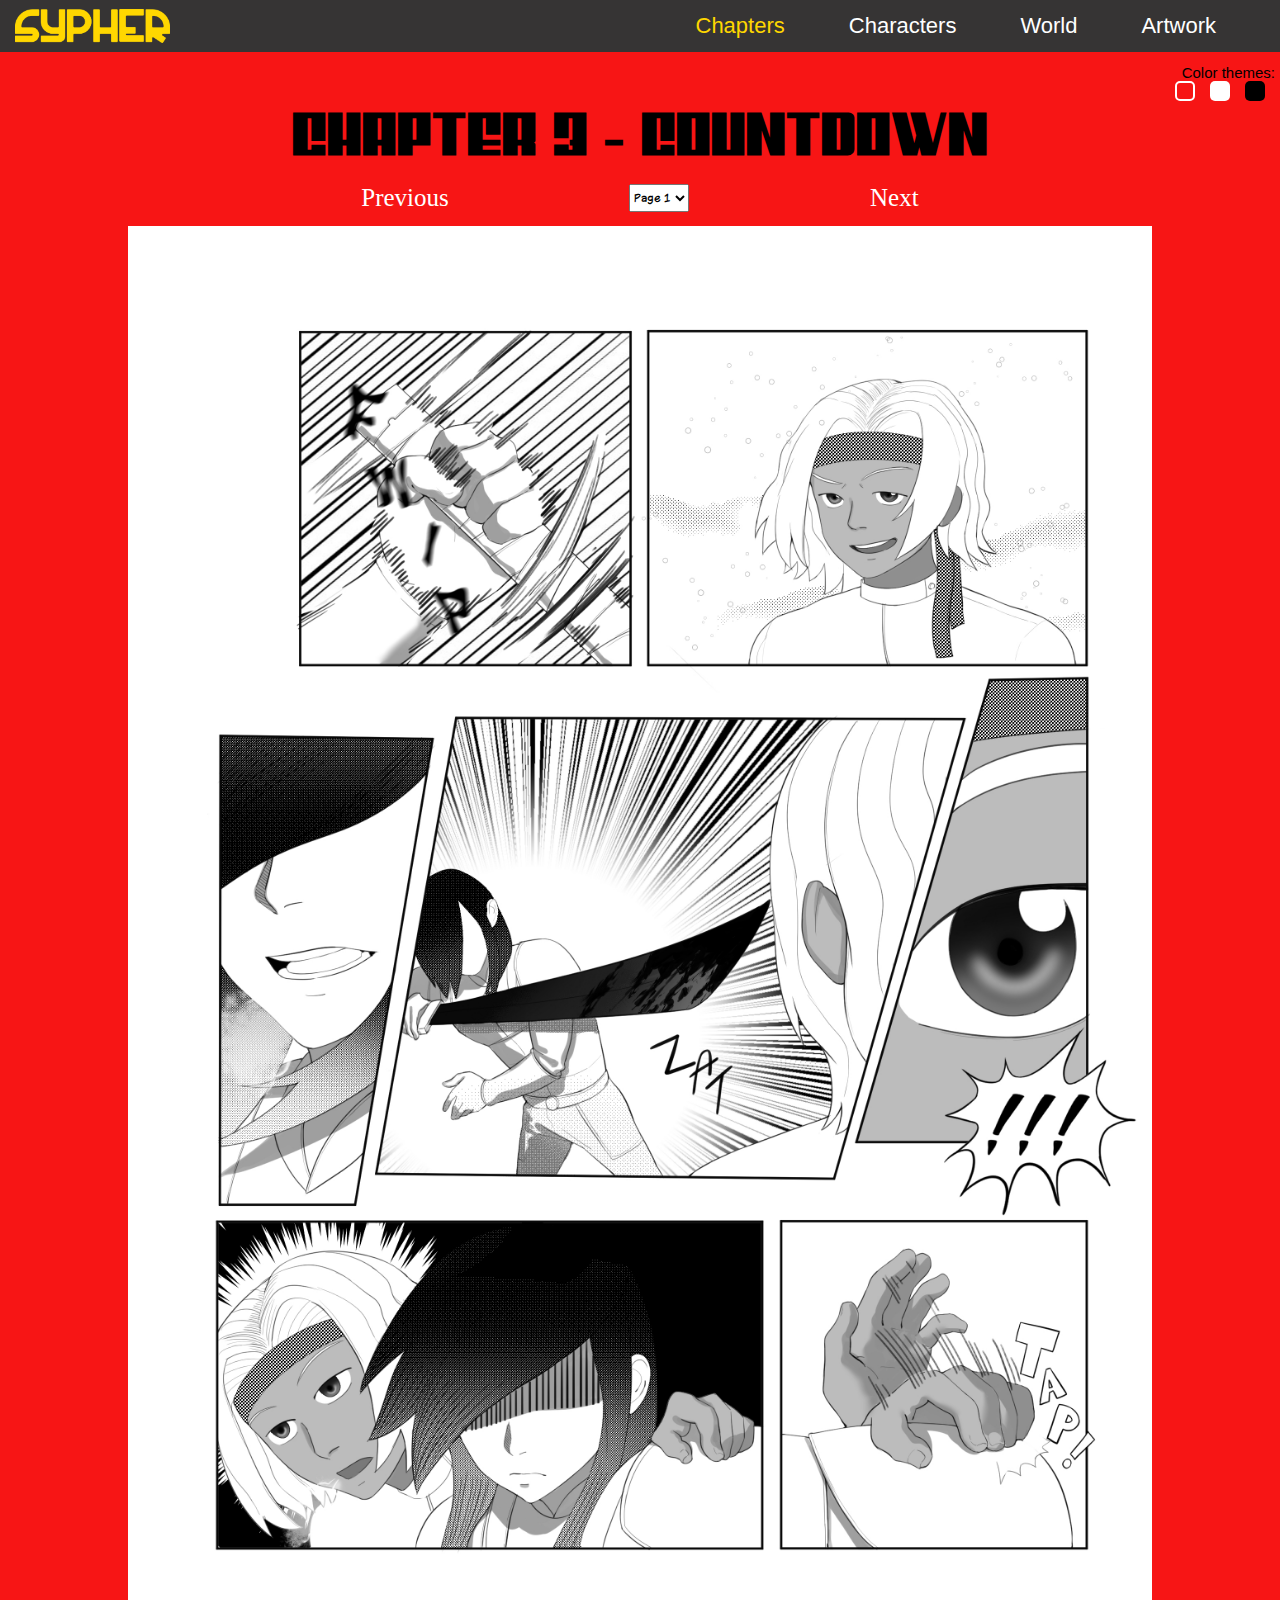
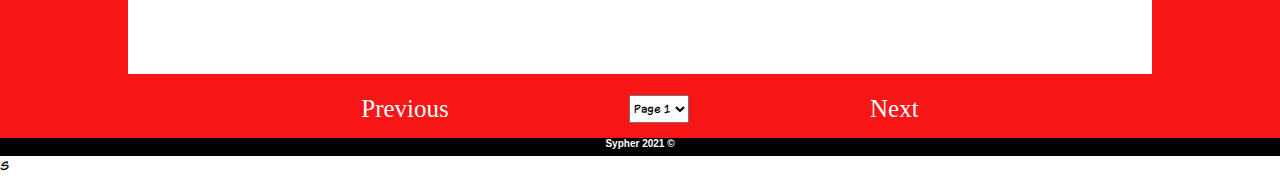
<file: pages/chapter/page3.html>
<!DOCTYPE html>
<html lang="en">

<head>
	<meta charset="UTF-8">
	<meta http-equiv="X-UA-Compatible" content="IE=edge">
	<meta name="viewport" content="width=device-width, initial-scale=1.0">
	<link rel="stylesheet" href="https://cdnjs.cloudflare.com/ajax/libs/font-awesome/6.0.0-beta2/css/all.min.css"
		integrity="sha512-YWzhKL2whUzgiheMoBFwW8CKV4qpHQAEuvilg9FAn5VJUDwKZZxkJNuGM4XkWuk94WCrrwslk8yWNGmY1EduTA=="
		crossorigin="anonymous" referrerpolicy="no-referrer" />
	<link rel="stylesheet" href="../../css/transition.css">
	<link rel="stylesheet" href="../../css/style.css">
	<title>Manga vol.1</title>
</head>

<body class="chapter-page">
	<header>
		<div class=navbar>
			<a href=../../index.html>
				<img class="logo" src="../../images/logo.png" alt="logo" />
			</a>
			<a class="navlinks active" href="../chapters.html">Chapters</a>
			<a class="navlinks" href="../characters.html">Characters</a>
			<a class="navlinks" href="../world.html">World</a>
			<a class="navlinks" href="../artwork.html">Artwork</a>

			<button id="mobile-menu-button" class="menu">
				<i class="fas fa-bars"></i>
			</button>
			<div id="mobile-menu" class="mobile-menu">
				<a class="navlinks-mobile active" href="../chapters.html">Chapters</a>
				<a class="navlinks-mobile" href="../characters.html">Characters</a>
				<a class="navlinks-mobile" href="../world.html">World</a>
				<a class="navlinks-mobile" href="../artwork.html">Artwork</a>

			</div>
		</div>
	</header>
	<main id="page-main" class="white">
		<div class="page-head">
			<p class="theme-text">Color themes:</p>
			<div class="themes">
				<div id="red" class="theme"></div>
				<div id="white" class="theme"></div>
				<div id="black" class="theme"></div>
			</div>
			<h1 id="chapter-title"> Chapter 3 - Countdown </h1>
			<div class="page-nav">
				<a href="./page2.html" class=""><i class="fas fa-step-backward"></i> </a>
				<a href="./page2.html" class="">Previous</a>
				<select name="page" id="">
					<option value="1" selected>Page 1</option>
					<option value="2">Page 2</option>
					<option value="3">Page 3</option>
				</select>
				<a href="./page.html">Next</a>
				<a href="./page.html"><i class="fas fa-step-forward"></i></a>
			</div>

		</div>
		<div class="page-container">
			<img class="slide-x" src="../../images/manga/page3.jpg" alt="p3">
		</div>

		<div class="page-bottom">
			<div class="page-nav">
				<a href="./page2.html" class=""> <i class="fas fa-step-backward"></i> </a>
				<a href="./page2.html" class="">Previous</a>
				<select name="page" id="">
					<option value="1" selected>Page 1</option>
					<option value="2">Page 2</option>
					<option value="3">Page 3</option>
				</select>
				<a href="./page.html">Next</a>
				<a href="./page.html"> <i class="fas fa-step-forward"></i> </a>
			</div>

		</div>
	</main>
	<footer>
		<div class="footer">
			<span>Sypher 2021 &copy;</span>
		</div>
	</footer>

	<script src="../../javascript/script.js"></script>
	<script src="../../javascript/transition.js"></script>S
</body>

</html>
</file>
<file: css/style.css>
/* VARIABLES */
:root {
	--navbar-height: 52px;
	--red: #f71515;
	--gray: #F1EBEB;
}

/* width */
::-webkit-scrollbar {
	width: 10px;
}

/* Track */
::-webkit-scrollbar-track {
	border-radius: 10px;

}

/* Handle */
::-webkit-scrollbar-thumb {
	background: #484848;
	border-radius: 10px;
}

/* Handle on hover */
::-webkit-scrollbar-thumb:hover {
	background: #363434;
}


@font-face {
  font-family: 'Collect em now bb';
  src: url('../fonts/CollectEmNowBB-Reg.otf');
	font-weight: normal;
}
@font-face {
  font-family: 'Collect em now bb';
  src: url('../fonts/CollectEmNowBB-Bold.otf');
	font-weight: bold;
}
@font-face {
  font-family: 'Collect em now bb';
  src: url('../fonts/CollectEmNowBB-BoldItalic.otf');
	font-weight: bold;
	font-style: italic;
}
@font-face {
  font-family: 'Collect em now bb';
  src: url('../fonts/CollectEmNowBB-Ital.otf');
	font-style: italic;
}

@font-face {
  font-family: 'Mixbox Clean';
  src: url('../fonts/Mixbox\ Clean\ Italic\ Demo.otf');
	font-style: italic;
}

@font-face {
  font-family: 'Mixbox Clean';
  src: url('../fonts/Mixbox\ Clean\ Demo.otf');
	font-weight: normal;
}





* {
	box-sizing: border-box;
	font-family: 'Collect em now bb', sans-serif;
}

body {
	margin: 0;
	font-size: 14px;
}

p {
	font-size: 1.5rem;
}

.theme-text{
	margin-bottom: 0;
	text-align: right;
	margin-right: 5px;
	margin-top: 0;
	font-family: verdana,
	sans-serif;
	font-size: 15px;
}

.home .row {
	min-height: calc(100vh - var(--navbar-height));
}

.home .sec1 {
	background-color: #f71515;
	position: relative;
	padding-top: 12px;
}

.home .title-logo {
	width: 95%;
	display: block;
	margin: 0 auto;
	max-height: 140px;
	object-fit: contain;
	position: relative;
	z-index: 0;
}

.home .background-video {
	width: 100%;
	min-height: 100%;
	position: absolute;
	top: 0;
	left: 0;
	z-index: 0;
	opacity: 0.5;
	object-fit: cover;
}

.OC01-container {
	display: flex;
	justify-content: center;
	align-content: center;
	position: relative;
	z-index: 0;

	position: absolute;
	top: 25%;
	/* left: 50%; */
	width: 100%;
}

.OC01-container img {
	height: 30.5em;
	object-fit: contain;
}

.navbar {
	position: relative;
	background-color: #363434;
	height: var(--navbar-height);
	width: 100%;
	display: flex;
	font-family: Arial;
	color: white;
	align-items: center;
	justify-content: right;
	top: 0;
	z-index: 5;
	font-family: Verdana, sans-serif;

}

.home .navbar {
	position: sticky;
}

.mobile-menu {
	position: absolute;
	top: var(--navbar-height);
	left: 0;
	display: none;
	background-color: #363434;
	width: 100%;
	font-family: Verdana, sans-serif;

}

.mobile-menu.active {
	display: block;
}

.navlinks-mobile {
	display: block;
	text-decoration: none;
	padding: 5px 15px;
	color: white;
	text-align: right;
	border-top: rgb(201, 201, 201) 0.5px solid; 
	font-family: Verdana, sans-serif;
	font-size: 22px;

}

.navlinks-mobile:hover {
	background-color: #1f1d1d;
}


.navlinks {
	text-decoration: none;
	color: white;
	display: inline-block;
	margin-right: 5%;
	font-size: 22px;
	font-family: Verdana,
	sans-serif;

}

.navlinks.active, .navlinks-mobile.active {
	color: #ffd700;
}

.navbar .menu {
	display: none;
}

.logo {
	height: 34px;
	position: absolute;
	top: 9px;
	left: 15px;
}

/* SECTION 2 */
.home .sec2 {
	background-image: url("../images/Layer.jpg");
	background-repeat: no-repeat;
	background-size: cover;
	position: relative;
}

.home .sec2 div {
	padding-top: 1em;
	width: 60%;
	margin: 0 auto;
}

h1,
h2 {
	letter-spacing: 1px;
}

.home .sec2 h2 {
	font-family: 'Mixbox Clean', sans-serif;
	font-size: 30px;
	margin-top: 0.1em;
	text-align: center;
}

.home .sec2 p {
	font-size: 1.5em;
	background-color: #ffffff94;
	padding: 10px;

}

.sec2 img {
	position: absolute;
	right: 5%;
	top: 11%;
	height: 80%;
}

.sec2 .cta,
.sec3 .cta {
	background-color: var(--red);
	color: white;
	text-decoration: none;
	padding: 12px 14px;
	font-size: 1.5em;
	font-family: verdana, sans-serif;
}

.home .sec3 {
	background-color: var(--gray);
	padding: 10%;
}

.d-flex {
	display: flex;

}

.home .chara-display,
.chara-desc {
	width: 50%;
}

.home .chara-display,
.characters-page .chara-display {
	display: flex;
	justify-content: center;
	align-items: center;
}

.home .chara-display div,
.characters-page .chara-display {
	background-color: var(--red);
	height: 80%;
	border-radius: 50%;
	display: flex;
	justify-content: center;
	align-items: center;
	aspect-ratio: 1/1;
}

.characters-page .chara-display {
	margin: 0 auto;
	max-height: 300px;
}

.characters-page .chara-display div {
	height: 100%;
}

.characters-page .chara-display img {
	height: 110%;
	object-fit: scale-down;
	position: relative;
	bottom: 5%;
}

.sec3 h2 {
	font-size: 16px;
	display: none;
}

.chara-desc h2,
.chara-desc h3,
h2 {
	font-family: Mixbox Clean;
}

.chara-desc h2 {
	font-size: 30px;
	display: block;
}

.chara-desc h3 {
	font-size: 25px;
}

.chara-desc .chara-bubble {
	background-color: var(--red);
	aspect-ratio: 1/1;
	height: 100px;
	border-radius: 50%;
	margin-right: 20px;
	background-position-x: center;
	background-size: cover;
	background-position-y: 3px;
	background-repeat: no-repeat;
	transition: 150ms;
}

.chara-desc .chara-bubble:hover {
	opacity: 50%;
	cursor: pointer;

}

.caroussel {
	display: flex;
	overflow-x: auto;
}

.chara-bubble:nth-child(1) {
	background-image: url('../images/OC01_2.png');
	background-size: 80px;
}

.chara-bubble:nth-child(2) {
	background-image: url('../images/OC02.png');
	background-size: 120px;
	BACKGROUND-POSITION-X: 6px;
	;
}

.chara-bubble:nth-child(3) {
	background-image: url('../images/OC03.png');
	background-position-x: -18px;
	background-position-y: 6px;
}

.chara-bubble:nth-child(4) {
	background-image: url('../images/OC04_2.png');
	background-size: 140px;
}

.sec3 .cta {
	display: inline-block;
	margin-top: 3px;
}

/*  Section 4 */
.home .sec4 {
	position: relative;
	padding-left: 20px;
	margin-bottom: 12px;
}

.sec4 .content {
	display: flex;
	width: 80%;
	margin-left: auto;
	margin-right: 20px;
}

.home .sec4 .description {
	width: 80%;
	margin-left: 5px;
	margin-right: 10px;
}

.home .sec4 .news-feed {
	width: 25%;
	background-color: var(--gray);
	margin-left: auto;
}

.sec4 img {
	position: absolute;
	max-height: 90%;
	top: 7%;
	z-index: -1;
}

.sec4 h2 {
	text-align: center;
	width: 100%;
}

.news {
	height: 58px;
	display: flex;
	flex-direction: column;
	position: relative;
	border-bottom: 1px #bdbdbd solid;
	padding: 5px;
	margin-right: 5px;
	margin-left: 5px;
}

.news .message {
	font-size: 10px;
}

.news img {
	width: 48px;
	height: 48px;
	display: block;
	margin-left: auto;
	position: absolute;
	right: 10px;
}

/* FOOTER */
footer * {
	font-family: Verdana, sans-serif;
	font-weight: bold;
}

.footer {
	background-color: black;
	text-align: center;
	color: white;
	height: var(--navbar-height);
	font-size: 10px;
	height: 18px;
}


/* Chapters */
.chapters main {
	position: absolute;
	min-height: 100vh;
	top: 0;
	width: 100%;
}

.chapters {
	min-height: 100vh;
}

.chapters header {
	z-index: 12;
	position: fixed;
	top: 0;
	width: 100%;
	left: 0;
}

.chapters .background-top-red {
	height: 50%;
	width: 100%;
	background-color: var(--red);
	position: absolute;
	top: 0;
	right: 0;
	z-index: -1;
}

.block {
	margin-top: calc(18px + var(--navbar-height));
}

.block h1 {
	text-align: center;
	font-family: mixbox clean;
	font-size: 21px;
}

.chapters .container {
	background-color: var(--gray);
	width: 90%;
	z-index: 2;
	margin: 0 auto;
	height: 75vh;
	padding: 10px;
	border-radius: 24px;
	overflow-y: auto;
}

.volume {
	margin-top: 10px;
}

.volume .volume-title {
	font-size: 16px;
	text-align: center;
	background-color: var(--red);
	color: white;
	border-radius: 24px;
}

.volume .chapter-link {
	font-family: Verdana, sans-serif;
	font-weight: bold;
	display: flex;
	text-align: center;
	justify-content: center;
	width: 100%;
	text-decoration: none;
	color: black;
	font-size: 12px;
	margin-bottom: 12px;

}

.volume .chapter-link .chapter-number {
	font-family: inherit;
	width: 50%;
	text-align: right;
}

.volume .chapter-link .chapter-title {
	font-family: inherit;
	width: 50%;
	text-align: left;
	margin-left: 3px;
}

.chapters footer {
	position: absolute;
	bottom: 0;
	width: 100%;
}

.chapters footer .footer {
	justify-content: center;
	align-items: center;
	display: flex;
}


/* CHAPTER PAGE */

.chapter-page main,
.chapter-page main.red {
	background-color: var(--red);
}

.chapter-page main.white {
	background-color: white;
}

.chapter-page main.black {
	background-color: black;
}

.chapter-page main.red #chapter-title,
.chapter-page main.white .page-nav a, 
.chapter-page main.red .theme-text {
	color: black;
}

.chapter-page main.white #chapter-title,
.chapter-page main.black .page-nav a,
.chapter-page main.white .theme-text {
	color: red;
}

.chapter-page main.red .page-nav a,
.chapter-page main.black #chapter-title,
.chapter-page main.black .theme-text {
	color: white;
}

.page-container {
	width: 80%;
	margin-left: auto;
	margin-right: auto;
}

.page-container img {
	max-width: 100%;
}

.chapter-page .page-head {
	padding-top: 12px;
	margin-bottom: 14px;
}

.chapter-page .themes {
	display: flex;
	justify-content: end;
	padding-right: 15px;
}

.chapter-page .theme {
	height: 20px;
	width: 20px;
	margin-left: 15px;
	border-radius: 25%;
	cursor: pointer;
}

.chapter-page #black.theme {
	background-color: black;
}

.chapter-page #red.theme {
	background-color: var(--red);
	border: 2px solid white;
}

.chapter-page #white.theme {
	background-color: white;
}

.chapter-page main.white #red.theme,
.chapter-page main.black #red.theme {
	border: 2px solid var(--red);
}

.chapter-page main.white #white.theme {
	border: 2px solid black;
}

.chapter-page main.red #red.theme,
.chapter-page main.black #black.theme {
	border: 2px solid white;
}


.chapter-page #chapter-title {
	font-family: Mixbox Clean;
	text-align: center;
	margin-top: 0px;
}

.chapter-page .page-nav {
	display: flex;
	justify-content: space-evenly;
}

.chapter-page .page-nav a {
	color: white;
	text-decoration: none;
	font-family: Verdana;
	font-size: 25px;
}

.page-bottom .page-nav {
	padding: 15px 0;
}

.characters-page,
.world-page {
	background-color: var(--gray);
}

.characters-page .chara-desc,
.world-page .text-section {
	width: 90%;
	margin: 0% auto;
}

.characters-page #character-name {
	text-align: center;
}

.characters-page h1,
.artwork-page h1,
.world-page h1 {
	font-family: Mixbox Clean;
	text-align: center;
}

.characters-page h3,
.world-page h3 {
	font-family: Mixbox Clean;
	text-align: left;
	font-size: 16px;
}

.characters-page .text-section,
.world-page .text-section {
	margin-top: 40px;
	margin-bottom: 40px;
	background: white;
	padding: 10px;

}

.characters-page .caroussel {
	justify-content: center;
}

.world-page .row {
	text-align: center;
}



.image-row {
	flex-wrap: wrap;
	gap: 2%;
	justify-content: center;
	width: 80%;
	margin: 0 auto;
}

.image-card{
	width: 32%;
	height: 250px;
	margin-bottom: 20px;
	text-align: center;
}

.image-card img{
	    object-fit: cover;
	    height: 200px;
	    max-width: 100%;
		aspect-ratio: 3/2;
	transition: 0.1s opacity;
}

.image-card img:hover {
	cursor: pointer;
	opacity: 0.6;
	transition: 0.2s opacity;
}

.swiper-slide img {
	max-width: 100%;
	object-fit: contain;
}

.swiper-overlay {
	position: fixed;
	top: 0;
	left: 0;
	z-index: 20;
	height: 100vh;
	width: 100%;
	background-color: rgba(0, 0, 0, 0.562);
	display: none;
}

.swiper-overlay .swiper-close-button {
    font-size: 35px;
    position: absolute;
	z-index: 6;
	color: #fff;
}
.swiper-overlay .swiper-close-button:hover {
    cursor: pointer;
}

.mySwiper {
	height: 100%;
	width: 100%;
}

.mySwiper .swiper-slide {
	display: flex;
    align-items: center;
    justify-content: center;
}
.mySwiper img{
	height: 90%;
}

.swiper-button-next, .swiper-button-prev {
	color: white;
}

@media only screen and (max-width: 767px) {
	.navbar {
		justify-content: space-between;
		padding-left: 10px;
		padding-right: 10px;
	}

	.navbar .navlinks {
		display: none;
	}

	.navbar .menu:hover {
		background-color: rgba(0, 0, 0, 0.658);
	}

	.navbar .menu,
	.logo {
		display: block;
		background-color: transparent;
		border: none;
		cursor: pointer;
	}

	.logo {
		position: initial;
	}

	.menu .fa-bars {
		color: white;
	}

	.home .sec2 div {
		width: 87%;
		z-index: 1;
		position: relative;
	}

	.home .sec2 h2 {
		font-size: 16px;
	}

	.home .sec2 p {
		background-color: #ffffff94;
		padding: 10 px;
		font-size: 14px;
	}

	.home .sec2 .cta {
		display: block;
		margin-right: auto;
		margin-left: auto;
		margin-top: 5px;
		width: fit-content;
	}

	.sec2 img {
		opacity: 80%;
		z-index: 0;
	}

	.sec3 {
		padding-bottom: 80px;
	}

	.sec3 h2 {
		font-size: 16px;
		display: block;
		margin-top: 0;
		padding-top: 16px;
		margin-bottom: 95px;
		text-align: center;
	}

	.chara-desc h2 {
		font-size: 16px;
		display: none;
	}

	.chara-desc h3 {
		font-size: 16px;
	}

	.chara-desc p {
		font-size: 18px;
	}


	.chara-text-box {
		background-color: #000000ad;
		color: white;
		padding: 5px;
		margin-right: 20px;
		margin-top: 20px;
	}

	.sec3 .cta {
		background-color: #cb0000;
		margin-top: 32px;
		letter-spacing: 1.1px;
		padding: 12px 10px;
		font-size: 7px;
	}

	.sec4 .content {
		display: flex;
		width: 90%;
		margin-left: auto;
		margin-right: 20px;
		font-size: 14px;
	}

	.home .sec4 .description {
		width: 100%;
		margin-left: 5px;
		margin-right: 10px;
		font-size: 14px;
	}

	.home .sec4 h2 {
		font-size: 16px;
	}

	.home .sec4 p {
		font-size: 14px;
	}

	.sec4 img {
		display: block;
		position: initial;
		text-align: center;
		margin: 0 auto;
	}

	.page-container {
		width: 100%;
	}

	#chapter-title {
		font-size: 20px;
	}

	.characters-page h1 {
		font-size: 20px;
	}

}
</file>
<file: css/transition.css>
.page-container {
    overflow-x: hidden;
}

.slide-x {
    opacity: 0;
    transform: translateX(150%);
}

.slide-x.is-entering {
    opacity: 1;
    transform: translateX(0);
    transition: all .5s .3s cubic-bezier(0, .55, .75, 1.29);

}

.slide-x.is-leaving {
    opacity: 0;
    transform: translateX(-50%);
    transition: all .5s .3s cubic-bezier(0, .55, .75, 1.29);

}
</file>
